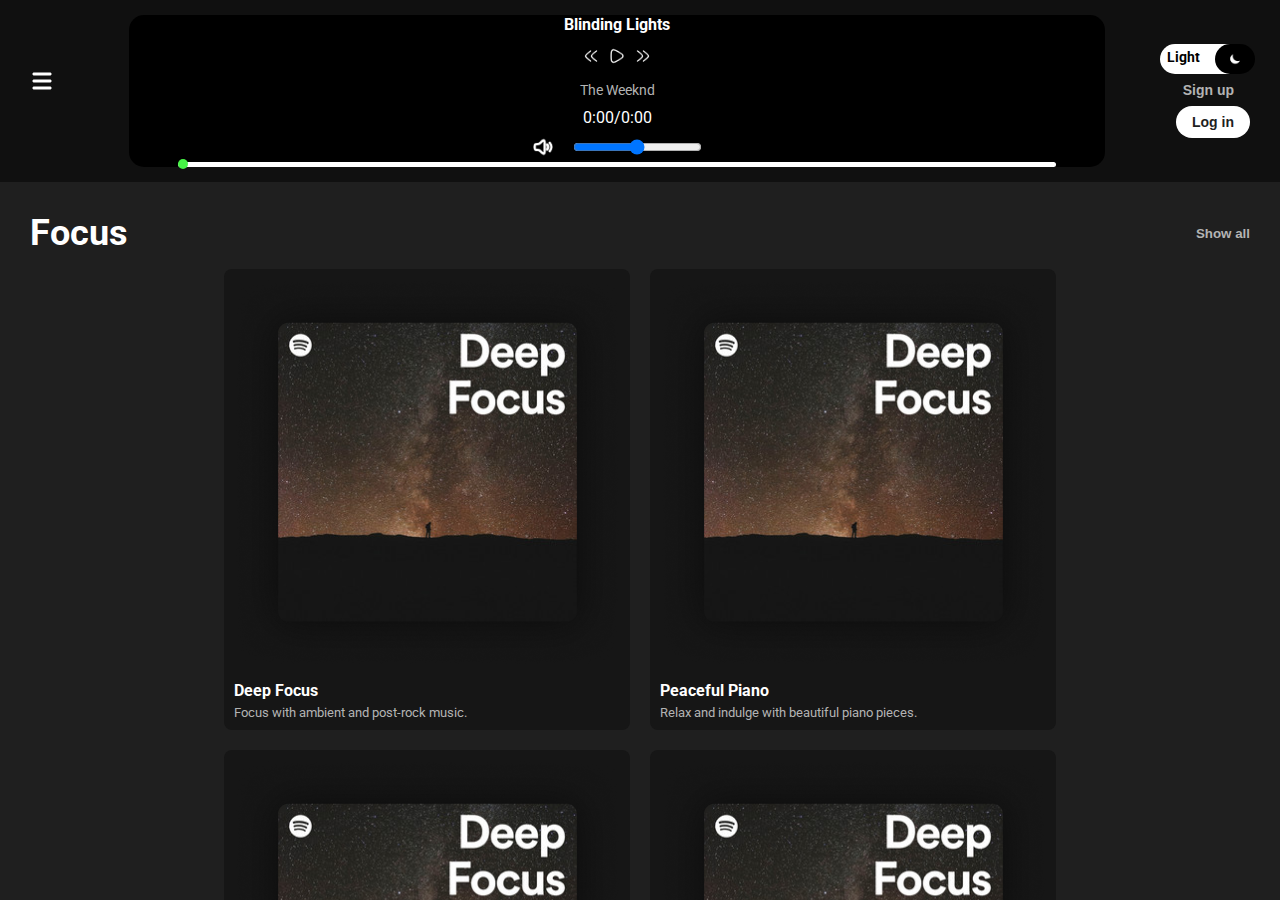
<file: spotify_cool/index.html>
<!DOCTYPE html>
<html lang="en">
  <head>
    <meta charset="UTF-8" />
    <meta name="viewport" content="width=device-width, initial-scale=1.0" />
    <title>Spotify Clone</title>
    <link rel="stylesheet" href="style.css" />
    <link rel="icon" href="Favicon.png" type="image/x-icon"/>
  </head>
  <body>
    <div class="overlay"></div>

    <div class="container">
      <!-- Left Sidebar -->
      <div class="left">
        <div class="logo">
          <img src="logo.png" alt="logo" />
          <img src="close.png" alt="close" class="close">
        </div>
        <div class="options">
          <div class="item">
            <img src="Home.png" alt="Home" />
            <p>Home</p>
          </div>
          <div class="item">
            <img src="search.png" alt="Search" />
            <p>Search</p>
          </div>
          <div class="item library">
            <img src="library.png" alt="Library" />
            <p>Your Library</p>
          </div>
          <div class="item">
            <img src="play.png" alt="Playlist" />
            <p>Add Playlist</p>
          </div>
          <div class="item">
            <img src="like.png" alt="Liked Songs" />
            <p>Liked Songs</p>
          </div>
        </div>

        <!-- Song Playlist Section -->
        <div class="songplaylist">
          <h3>Songs </h3>
          <input type="text" placeholder="Search songs..." class="search-bar" />
          <ol>
            <li>
              <img src="music.png" alt="music"><img src="eq-icon.png" alt="eq-icon" class="eq-icon"style='display: none;'>
              <div class="song-info">
                <div class="songn">Blinding Lights</div>
                <audio src="" class="CurrentSong"></audio>
                <div class="art">The Weekend</div>
              </div>
              <img src="playSong.png" alt="play"class="song-play">
              <img src="heart.png" alt="heart" class="heart">
            </li>
            <li>
              <img src="music.png" alt="music"><img src="eq-icon.png" alt="eq-icon" class="eq-icon"style='display: none;'>
              <div class="song-info">
                <audio src="" class="CurrentSong"></audio>
                <div class="songn">Perfect</div>
                <div class="art">Ed Sheeran</div>
              </div>
              <img src="playSong.png" alt="play"class="song-play">
              <img src="heart.png" alt="heart" class="heart">
            </li>
            <li>
              <img src="music.png" alt="music">

              <img src="eq-icon.png" alt="eq-icon" class="eq-icon"style='display: none;'>
              <div class="song-info">
                <audio src="" class="CurrentSong"></audio>
                <div class="songn">Shape of You</div>
                <div class="art">Ed Sheeran</div>
              </div>
              <img src="playSong.png" alt="play"class="song-play">
              <img src="heart.png" alt="heart" class="heart">
            </li>
            <li>
              <img src="music.png" alt="music">
              <img src="eq-icon.png" alt="eq-icon" class="eq-icon"style='display: none;'>
              <div class="song-info">
                <audio src="" class="CurrentSong"></audio>
                <div class="songn">Peaches</div>
                <div class="art">Justin Bieber</div>
              </div>
              <img src="playSong.png" alt="play" class="song-play">

              
              <img src="heart.png" alt="heart"  class="heart">
            </li>
          </ol>
        </div>

        <!-- Footer -->
        <div class="foot">
          <div class="services">
            <div class="c1">
              <ul>
                <li>Legal</li>
                <li>Privacy Center</li>
                <li>Privacy Policy</li>
              </ul>
              <ul>
                <li>About</li>
                <li>Accessibility</li>
                <li>Ads</li>
              </ul>
            </div>
            <div class="c2">
              <img src="Earth.png" alt="Earth">
              <select name="lang" id="lang">
                <option value="English">English</option>
                <option value="Hindi">Hindi</option>
                <option value="Spanish">Spanish</option>
              </select>
            </div>
          </div>
        </div>
      </div>

      <!-- Right Section -->
      <div class="right">
        <!-- Navigation -->
        <header>
          <nav>
              <img class="hamburger" src="harmburger.png" alt="hamburger">
            <div class="playbar">
              <div class="non_seekbar_things">

                <div class="song-title">Blinding Lights</div>
                <div class="playbuttons">
                  <img src="left-arrow.png" alt="left arrow" id="previous">
                  <img src="playSong.png" alt="play" id="play-button">
                  <img src="right-arrow.png" alt="right arrow" id="next">
                </div>
                <div class="artist">The Weeknd</div>
                <div class="songtime">
                  0:00/0:00
                </div>
                <div class="volume">
                  <img width = "20px" src="volume.png" alt="volume" id="volume">
                  <p id="volumeValue"></p>
                  <input type="range" id="volumeControl">
                </div>
              </div>

              <div class="seekbar">
                <div class="circle">
                  
                </div>
              </div>
            </div>
            <div class="buttons">
              <div class="mode">
                <div class="modeCircle">
                  <img src="moon.png" alt="sun" id="modeCircleimg">
                </div>
                <p id="light">Light</p>
                <p id="dark">Dark</p>
              </div>
              <button class="signup">Sign up</button>
              <button class="login">Log in</button>
            </div>
          </nav>
        </header>

        <!-- Cards Section -->
        <div class="box">
          <div class="CardContainer">
          <div class="head">
              <h2>Focus</h2>
              <button class="show-btn">Show all</button>
            </div>

            <div class="cards">
              <div class="card">
                <img src="deep.png" alt="Deep Focus">
                <div class="content">
                  <h3>Deep Focus</h3>
                  <p>Focus with ambient and post-rock music.</p>
                </div>
              </div>
              <div class="card">
                <img src="deep.png" alt="Peaceful Piano">
                <div class="content">
                  <h3>Peaceful Piano</h3>
                  <p>Relax and indulge with beautiful piano pieces.</p>
                </div>
              </div>
              <div class="card">
                <img src="deep.png" alt="Instrumental Study">
                <div class="content">
                  <h3>Instrumental Study</h3>
                  <p>Focus with soft and slow instrumental tracks.</p>
                </div>
              </div>
              <div class="card">
                <img src="deep.png" alt="Beats to think to">
                <div class="content">
                  <h3>Beats to think to</h3>
                  <p>Chill and study with lo-fi beats and chillhop.</p>
                </div>
              </div>
              <div class="card">
                <img src="deep.png" alt="Coding Mode">
                <div class="content">
                  <h3>Coding Mode</h3>
                  <p>Perfect music to concentrate on coding.</p>
                </div>
              </div>
              <div class="card">
                <img src="deep.png" alt="Coding Mode">
                <div class="content">
                  <h3>Coding Mode</h3>
                  <p>Perfect music to concentrate on coding.</p>
                </div>
              </div>
            </div>
          </div>    
          <!-- ... -->
           <div class="CardContainer">
          <div class="head">
              <h2>Focus</h2>
              <button class="show-btn">Show all</button>
            </div>

            <div class="cards">
              <div class="card">
                <img src="deep.png" alt="Deep Focus">
                <div class="content">
                  <h3>Deep Focus</h3>
                  <p>Focus with ambient and post-rock music.</p>
                </div>
              </div>
              <div class="card">
                <img src="deep.png" alt="Peaceful Piano">
                <div class="content">
                  <h3>Peaceful Piano</h3>
                  <p>Relax and indulge with beautiful piano pieces.</p>
                </div>
              </div>
              <div class="card">
                <img src="deep.png" alt="Instrumental Study">
                <div class="content">
                  <h3>Instrumental Study</h3>
                  <p>Focus with soft and slow instrumental tracks.</p>
                </div>
              </div>
              <div class="card">
                <img src="deep.png" alt="Beats to think to">
                <div class="content">
                  <h3>Beats to think to</h3>
                  <p>Chill and study with lo-fi beats and chillhop.</p>
                </div>
              </div>
              <div class="card">
                <img src="deep.png" alt="Coding Mode">
                <div class="content">
                  <h3>Coding Mode</h3>
                  <p>Perfect music to concentrate on coding.</p>
                </div>
              </div>
              <div class="card">
                <img src="deep.png" alt="Coding Mode">
                <div class="content">
                  <h3>Coding Mode</h3>
                  <p>Perfect music to concentrate on coding.</p>
                </div>
              </div>
            </div>
          </div>
        </div>
      </div>
    </div>
    <script src="script.js"></script>
  </body>
</html>
</file>
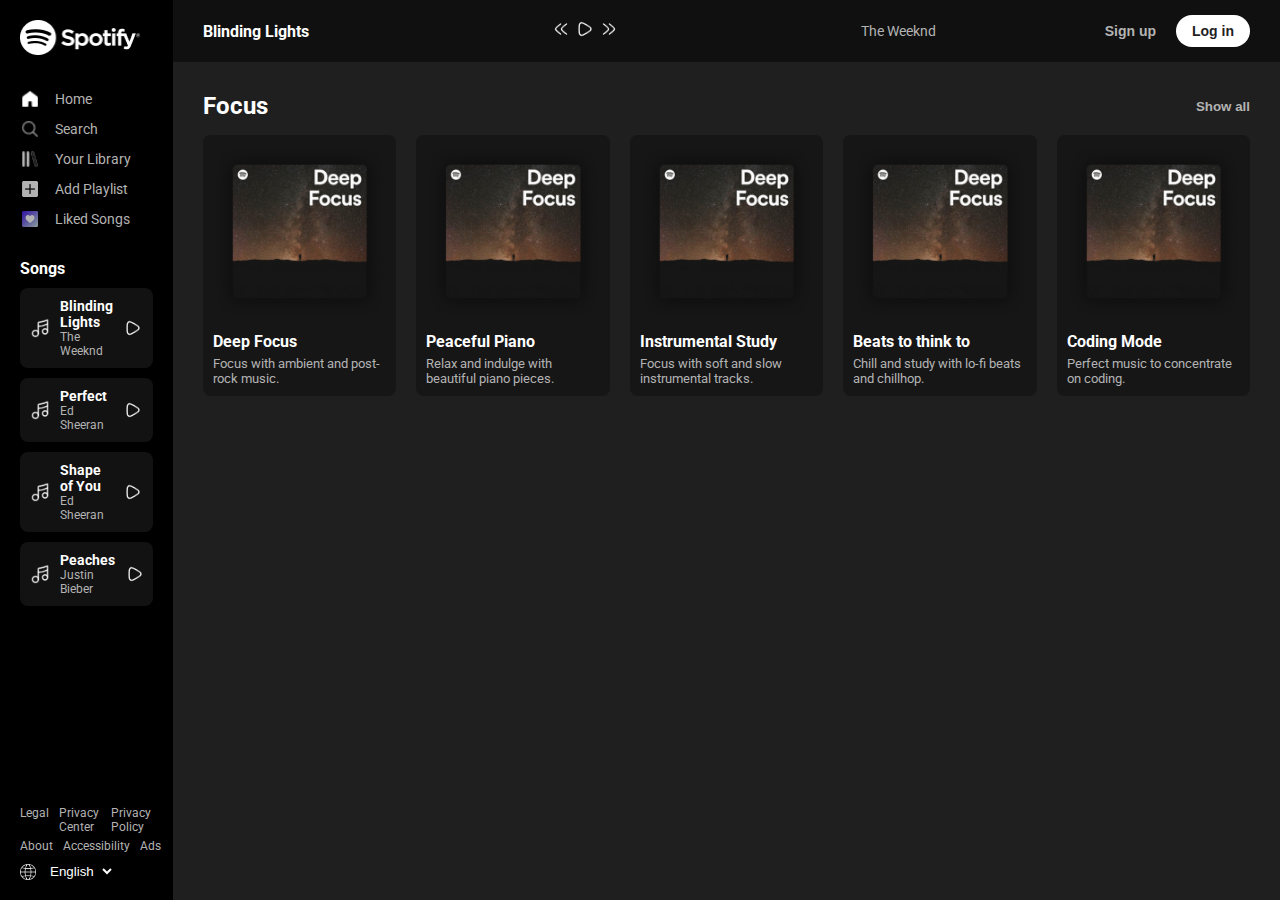
<file: spotify_cool/spotify_cool/index.html>
<!DOCTYPE html>
<html lang="en">
  <head>
    <meta charset="UTF-8" />
    <meta name="viewport" content="width=device-width, initial-scale=1.0" />
    <title>Spotify Clone</title>
    <link rel="stylesheet" href="style.css" />
  </head>
  <body>
    <div class="container">
      <!-- Left Sidebar -->
      <div class="left">
        <div class="logo">
          <img src="logo.png" alt="logo" />
        </div>

        <div class="options">
          <div class="item">
            <img src="Home.png" alt="Home" />
            <p>Home</p>
          </div>
          <div class="item">
            <img src="search.png" alt="Search" />
            <p>Search</p>
          </div>
          <div class="item library">
            <img src="library.png" alt="Library" />
            <p>Your Library</p>
          </div>
          <div class="item">
            <img src="play.png" alt="Playlist" />
            <p>Add Playlist</p>
          </div>
          <div class="item">
            <img src="like.png" alt="Liked Songs" />
            <p>Liked Songs</p>
          </div>
        </div>

        <!-- Song Playlist Section -->
        <div class="songplaylist">
          <h3>Songs</h3>
          <ol>
            <li>
              <img src="music.png" alt="music">
              <div class="song-info">
                <div class="songn">Blinding Lights</div>
                <div class="art">The Weeknd</div>
              </div>
              <img src="playSong.png" alt="play">
            </li>
            <li>
              <img src="music.png" alt="music">
              <div class="song-info">
                <div class="songn">Perfect</div>
                <div class="art">Ed Sheeran</div>
              </div>
              <img src="playSong.png" alt="play">
            </li>
            <li>
              <img src="music.png" alt="music">
              <div class="song-info">
                <div class="songn">Shape of You</div>
                <div class="art">Ed Sheeran</div>
              </div>
              <img src="playSong.png" alt="play">
            </li>
            <li>
              <img src="music.png" alt="music">
              <div class="song-info">
                <div class="songn">Peaches</div>
                <div class="art">Justin Bieber</div>
              </div>
              <img src="playSong.png" alt="play">
            </li>
          </ol>
        </div>

        <!-- Footer -->
        <div class="foot">
          <div class="services">
            <div class="c1">
              <ul>
                <li>Legal</li>
                <li>Privacy Center</li>
                <li>Privacy Policy</li>
              </ul>
              <ul>
                <li>About</li>
                <li>Accessibility</li>
                <li>Ads</li>
              </ul>
            </div>
            <div class="c2">
              <img src="Earth.png" alt="Earth">
              <select name="lang" id="lang">
                <option value="English">English</option>
                <option value="Hindi">Hindi</option>
                <option value="Spanish">Spanish</option>
              </select>
            </div>
          </div>
        </div>
      </div>

      <!-- Right Section -->
      <div class="right">
        <!-- Navigation -->
        <header>
          <nav>
            <div class="playbar">
              <div class="song-title">Blinding Lights</div>
              <div class="playbuttons">
                <img src="left-arrow.png" alt="left arrow">
                <img src="playSong.png" alt="play">
                <img src="right-arrow.png" alt="right arrow">
              </div>
              <div class="artist">The Weeknd</div>
            </div>
            <div class="buttons">
              <button class="signup">Sign up</button>
              <button class="login">Log in</button>
            </div>
          </nav>
        </header>

        <!-- Cards Section -->
        <div class="box">
          <div class="CardContainer">
            <div class="head">
              <h2>Focus</h2>
              <button class="show-btn">Show all</button>
            </div>

            <div class="cards">
              <div class="card">
                <img src="deep.png" alt="Deep Focus">
                <div class="content">
                  <h3>Deep Focus</h3>
                  <p>Focus with ambient and post-rock music.</p>
                </div>
              </div>
              <div class="card">
                <img src="deep.png" alt="Peaceful Piano">
                <div class="content">
                  <h3>Peaceful Piano</h3>
                  <p>Relax and indulge with beautiful piano pieces.</p>
                </div>
              </div>
              <div class="card">
                <img src="deep.png" alt="Instrumental Study">
                <div class="content">
                  <h3>Instrumental Study</h3>
                  <p>Focus with soft and slow instrumental tracks.</p>
                </div>
              </div>
              <div class="card">
                <img src="deep.png" alt="Beats to think to">
                <div class="content">
                  <h3>Beats to think to</h3>
                  <p>Chill and study with lo-fi beats and chillhop.</p>
                </div>
              </div>
              <div class="card">
                <img src="deep.png" alt="Coding Mode">
                <div class="content">
                  <h3>Coding Mode</h3>
                  <p>Perfect music to concentrate on coding.</p>
                </div>
              </div>
            </div>
          </div>
        </div>
      </div>
    </div>
  </body>
</html>
</file>
<file: spotify_cool/style.css>
@import url("https://fonts.googleapis.com/css2?family=Roboto:wght@400;700&display=swap");

:root {
  --background: #000000;
  --primary: #1f1f1f;
  --secondary: #ffffff;
  --primaryText: #ffffff;
  --secondaryText: #b3b3b3;
  --navbar: #101010;
  --card: #161616;
}
.light-theme {
  --primary: #ffffff;
  --secondary: #1f1f1f;
  --primaryText: #000000;
  --secondaryText: #444444;
  --background: #f1f1f1;
  --navbar: #e6e6e6;
  --card: #a0a0a0;
}


* {
  margin: 0;
  padding: 0;
  box-sizing: border-box;
}

body {
  font-family: 'Roboto', sans-serif;
  background-color: var(--primary);
  color: var(--primaryText);
  display: flex;
  justify-content: center;
  align-items: center;
  transition: 0.3s ease-in-out;
}

.container {
  display: flex;
  height: 100vh;
  width: 100vw;
}

.left {
  width: 500px;
  background-color: var(--background);
  display: flex;
  flex-direction: column;
  padding: 20px;
  overflow-y: auto;
  overflow-x: hidden;
  transition: 0.3s ease-in-out;
}
.logo{
  display: flex;
  align-items: center;
  justify-content: space-between;
  /* border: 2px solid red; */
}

.logo img {
  width: 120px;
  margin-bottom: 20px;
}
.logo .close{
  /* height: 18px; */
  /* border: 2px solid red; */
  width: 30px;
  position: relative;
  cursor: pointer;
  display: none;
  /* filter: invert(1); */
}

.options .item {
  display: flex;
  align-items: center;
  gap: 15px;
  color: var(--secondaryText);
  margin: 10px 0;
  cursor: pointer;
  font-size: 14px;
}

.options .item img {
  width: 20px;
  height: 20px;
}

body.light-theme .logo img,body.light-theme .options .item img {
  filter: invert(1);
}
.item:hover {
  color: var(--primaryText);
}

.songplaylist {
  margin-top: 20px;
  display: flex;
  gap: 20px;
  flex-direction: column;
  overflow-x: hidden;
  overflow-y: scroll;
}

.songplaylist::-webkit-scrollbar {
  width: 0;
  height: 0;
}

.songplaylist h3 {
  margin-bottom: 10px;
  font-size: 16px;
}

.songplaylist ol {
  list-style: none;
}

.songplaylist li {
  display: flex;
  align-items: center;
  justify-content: space-between;
  padding: 10px;
  background-color: var(--background);
  border-radius: 8px;
  margin-bottom: 10px;
}

.songplaylist li img {
  width: 20px;
  height: 20px;
  filter: invert(1);
}
.songplaylist li img,
.playbuttons img,
.c2 img {
  width: 20px;
  height: 20px;
  filter: invert(1);
  transition: filter 0.3s ease;
}

body.light-theme .songplaylist li img,
body.light-theme .playbuttons img,
body.light-theme .c2 img {
  filter: invert(0);
}


.song-info {
  flex-grow: 1;
  margin: 0 10px;
}

.songn {
  font-weight: bold;
  font-size: 14px;
}

.art {
  font-size: 12px;
  color: var(--secondaryText);
}

.active-playing {
  background-color: #1db95433;
  border: 1px solid #1db954;
  color: var(--primaryText);
  transition: background-color 0.3s ease;
}
.active-playing {
  background-color: #1db95433;
  border: 1px solid #1db954;
}

body.light-theme .active-playing {
  background-color: #b2f2bb;
  border: 1px solid #1db954;
}

.search-bar {
  display: flex;
  align-items: center;
  background-color: var(--background);
  border-radius: 20px;
  padding: 10px;
  margin-top: 20px;
  color: var(--secondaryText);
}

.foot {
  margin-top: auto;
}

.services {
  font-size: 12px;
  color: var(--secondaryText);
}

.c1 ul {
  display: flex;
  gap: 10px;
  list-style: none;
  padding: 0;
  margin: 5px 0;
}

.c1 ul li:hover {
  color: var(--primaryText);
  cursor: pointer;
}

.c2 {
  display: flex;
  align-items: center;
  gap: 10px;
  margin-top: 10px;
}

.c2 img {
  width: 16px;
  height: 16px;
}

.c2 select {
  background: transparent;
  color: var(--primaryText);
  border: none;
}

.c2 select option {
  background-color: var(--background);
  color: var(--primaryText);
}

.right {
  flex-grow: 1;
  background-color: var(--primary);
  display: flex;
  flex-direction: column;
  overflow-y: auto;
  scroll-behavior: smooth;
}

nav {
  display: flex;
  justify-content: space-between;
  align-items: center;
  padding: 15px 30px;
  background-color: var(--navbar);
}

.hamburger{
  margin-right: 20px;
  margin-bottom: 20px;
  display: none;
}
.playbar {
  display: flex;
  flex-direction: column;
  align-items: center;
  justify-content: space-between;
  gap: 5px;
  background-color: var(--background);
  border-radius: 15px;
  color: var(--primaryText);
  width: 80%;
  /* border: 2px solid red; */
}

.song-title {
  font-weight: bold;
  font-size: 16px;
  width: 20%;
  /* border: 2px solid red; */
}

.playbuttons img {
  /* border: 2px solid red; */
  width: 20px;
  height: 20px;
  cursor: pointer;
  filter: invert(1);
}

.playbuttons img:hover {
  filter: invert(0.8);
  scale: 1.1;
}

.non_seekbar_things {
  display: flex;
  align-items: center;
  justify-content: center;
  gap: 20px;
  width: 100%;
}
.songtime{
  width: 10%;
}
.volume{
  display: flex;
  align-items: center;
  justify-content: center;
  gap: 10px;
  width: 20%;
}
.volume img{
  transition: 0.5s ease;
}

.seekbar {
  width: 90%;
  height: 5px;
  background-color: var(--primaryText);
  border-radius: 10px;
  position: relative;
  transition: 1s ease;
  cursor: pointer;
}

.circle {
  width: 10px;
  height: 10px;
  background-color: rgb(70, 243, 70);
  border-radius: 50%;
  position: absolute;
  top: -3px;
  transition: left 0.9s ease;
  left: 0%;
  cursor: pointer;
  /* transition: 3s ease; */
}

.artist {
  font-size: 14px;
  color: var(--secondaryText);
  width: 20%;
}

.mode, .signup, .login {
  font-size: 14px;
  padding: 8px 16px;
  border-radius: 20px;
  font-weight: bold;
  cursor: pointer;
  border: none;
}

.buttons {
  display: flex;
  align-items: center;
  justify-content: space-between;
  width: 300px;
}

.mode {
  position: relative;
  background-color: white;
  width: 90px;
  height: 30px;
}

.modeCircle {
  display: flex;
  align-items: center;
  justify-content: center;
  position: absolute;
  transition: 0.3s ease-in-out;
  top: 5px;
  left: 65px;
  width: 20px;
  height: 20px;
  background-color: var(--secondaryText);
  border-radius: 50px;
  z-index: 2;
}
.modeCircle img {
  width: 40px;
  height: 30px;
  border-radius:50px;
  object-fit: contain;
  object-position: center;
}
.mode::selection{
  background-color: white;
  color: white;
}

#dark {
  position: relative;
  font-size: 14px;
  left: 30px;
  top: -20px;
  color: white;
}

#light {
  z-index: 1;
  top: -3px;
  color: black;
  position: relative;
  font-size: 14px;
  right: 9px;
}

.signup {
  background: transparent;
  color: var(--secondaryText);
}

.signup:hover {
  color: var(--primaryText);
}

.login {
  background: var(--primaryText);
  color: var(--primary);
}

.login:hover {
  background: var(--secondaryText);
  color: var(--primaryText);
}

.box {
  padding: 30px;
}

.CardContainer {
  margin-bottom: 30px;
}

.card:hover {
  background-color: var(--card);
  transform: scale(1.05);
  transition: transform 0.3s ease, background-color 0.3s ease;
}

.head {
  display: flex;
  justify-content: space-between;
  align-items: center;
  margin-bottom: 15px;
}

.cards {
  display: flex;
  gap: 20px;
  overflow-x: auto;
  padding-bottom: 10px;
}

.cards::-webkit-scrollbar {
  display: none;
}

.card {
  min-width: 180px;
  background-color: var(--card);
  border-radius: 8px;
  padding: 10px;
  color: var(--primaryText);
}

.card img {
  width: 100%;
  border-radius: 5px;
  margin-bottom: 10px;
}

.content h3 {
  font-size: 16px;
  margin-bottom: 5px;
}

.content p {
  font-size: 13px;
  color: var(--secondaryText);
}

.show-btn {
  background-color: transparent;
  border: none;
  color: var(--secondaryText);
  font-weight: bold;
  cursor: pointer;
}

.show-btn:hover {
  color: var(--primaryText);
  text-decoration: underline;
}


body.light-mode {
  background: linear-gradient(to bottom, #ffffff, #f7f7f7);
}
body.dark-mode {
  background: linear-gradient(to bottom, #1f1f1f, #000000);
}

@media (max-width: 1400px) {
  body {
    font-size: 1.5rem;
  }
  .right {
    width: 100vw;
  }
  .left {
    position: absolute;
    left: -130%;
    width: 80vw;
    height: 100vh;
    z-index: 3;
    transition: left 0.3s ease-in-out;
  }
  .overlay {
    position: fixed;
    top: 0;
    left: 0;
    width: 100vw;
    height: 100vh;
    background: rgba(0, 0, 0, 0.5);
    display: none;
    z-index: 2;
  }
  .CardContainer {
    flex-wrap: wrap;
    justify-content: center;
  }
  .cards {
    flex-wrap: wrap;
    justify-content: center;
  }
  .song-title,
  .artist {
    width: auto;
  }
  .songtime {
    font-size: 16px;
    width: auto;
  }
  nav {
    display: flex;
    justify-content: space-between;
    align-items: center;
    width: 100%;
  }
  .buttons {
    display: flex;
    flex-direction: column;
    align-items: flex-end;
    width: auto;
  }
  .non_seekbar_things {
    display: flex;
    flex-direction: column;
    justify-content: center;
    align-items: center;
    gap: 10px;
    width: auto;
    word-break: break-word;
  }
  .hamburger {
    display: block;
  }
  .logo .close {
    justify-self: flex-end;
    display: block;
  }
}

@media (max-width: 992px) {
  .left {
    width: 90vw;
  }
  .playbar {
    width: 95%;
  }
  .non_seekbar_things {
    flex-direction: column;
    gap: 5px;
  }
  .seekbar {
    width: 95%;
  }
}

@media (max-width: 768px) {
  .buttons {
    flex-direction: row;
    justify-content: space-between;
    width: 100%;
  }
  .mode {
    margin-top: 10px;
  }
  .card {
    min-width: 140px;
  }
  .content h3 {
    font-size: 14px;
  }
  .content p {
    font-size: 12px;
  }
}

@media (max-width: 576px) {
  body {
    font-size: 1rem;
  }
  .card {
    min-width: 100px;
  }
  .song-title {
    font-size: 14px;
  }
  .artist {
    font-size: 12px;
  }
  .songtime {
    font-size: 12px;
  }
  .playbuttons img {
    width: 18px;
    height: 18px;
  }
  .seekbar {
    height: 4px;
  }
  .circle {
    width: 8px;
    height: 8px;
    top: -2px;
  }
  .hamburger {
    font-size: 1.2rem;
  }
}
@media(max-width: 416px){
  .playbar{
    height: auto;
    width: auto;
  }
  .non_seekbar_things{
    padding: 10px;
    height: auto;
  }
  .playbuttons{
    display: flex;
  }
  .song-title,.artist{
    word-break: keep-all;
  }
}
</file>
<file: spotify_cool/spotify_cool/style.css>
@import url("https://fonts.googleapis.com/css2?family=Roboto:wght@400;700&display=swap");

:root {
  --primary: #1f1f1f;
  --secondary: #ffffff;
  --primaryText: #ffffff;
  --secondaryText: #b3b3b3;
}

* {
  margin: 0;
  padding: 0;
  box-sizing: border-box;
}

body {
  font-family: 'Roboto', sans-serif;
  background-color: black;
  color: var(--primaryText);
  display: flex;
  justify-content: center;
  align-items: center;
}

.container {
  display: flex;
  height: 100vh;
  width: 100vw;
}

.left {
  width: 300px;
  background-color: black;
  display: flex;
  flex-direction: column;
  padding: 20px;
  overflow-y: auto;
}

.logo img {
  width: 120px;
  margin-bottom: 20px;
}

.options .item {
  display: flex;
  align-items: center;
  gap: 15px;
  color: var(--secondaryText);
  margin: 10px 0;
  cursor: pointer;
  font-size: 14px;
}

.options .item img {
  width: 20px;
  height: 20px;
}

.item:hover {
  color: var(--primaryText);
}


.songplaylist {
  margin-top: 20px;
}

.songplaylist h3 {
  margin-bottom: 10px;
  font-size: 16px;
}

.songplaylist ol {
  list-style: none;
}

.songplaylist li {
  display: flex;
  align-items: center;
  justify-content: space-between;
  padding: 10px;
  background-color: #121212;
  border-radius: 8px;
  margin-bottom: 10px;
}

.songplaylist li img {
  width: 20px;
  height: 20px;
  filter: invert(1);
}

.song-info {
  flex-grow: 1;
  margin: 0 10px;
}

.songn {
  font-weight: bold;
  font-size: 14px;
}

.art {
  font-size: 12px;
  color: var(--secondaryText);
}

.foot {
  margin-top: auto;
}

.services {
  font-size: 12px;
  color: var(--secondaryText);
}

.c1 ul {
  display: flex;
  gap: 10px;
  list-style: none;
  padding: 0;
  margin: 5px 0;
}

.c1 ul li:hover {
  color: var(--primaryText);
  cursor: pointer;
}

.c2 {
  display: flex;
  align-items: center;
  gap: 10px;
  margin-top: 10px;
}

.c2 img {
  width: 16px;
  height: 16px;
  /* filter: invert(1); */
}

.c2 select {
  background: transparent;
  color: var(--primaryText);
  border: none;
}
.c2 select option{
    background-color: #121212;
    color: var(--primaryText);
}

.right {
  flex-grow: 1;
  background-color: var(--primary);
  display: flex;
  flex-direction: column;
}

nav {
  display: flex;
  justify-content: space-between;
  align-items: center;
  padding: 15px 30px;
  background-color: #101010;
}

.playbar {
  display: flex;
  align-items: center;
  justify-content: space-between;
  gap: 20px;
  width: 70%;
}

.song-title {
  font-weight: bold;
  font-size: 16px;
}

.playbuttons img {
  width: 20px;
  height: 20px;
  cursor: pointer;
  filter: invert(1);
  
}
.playbuttons img:hover {
  filter: invert(0.8);
  scale: 1.1;
  /* transition: cubic-bezier(0.075, 0.82, 0.165, 1); */
}
.artist {
  font-size: 14px;
  color: var(--secondaryText);
}

.buttons .signup,
.buttons .login {
  font-size: 14px;
  padding: 8px 16px;
  border-radius: 20px;
  font-weight: bold;
  cursor: pointer;
  border: none;
}

.signup {
  background: transparent;
  color: var(--secondaryText);
}

.signup:hover {
  color: var(--primaryText);
}

.login {
  background: var(--primaryText);
  color: var(--primary);
}

.login:hover {
  background: var(--secondaryText);
  color: var(--primaryText);
}

.box {
  padding: 30px;
  overflow-y: auto;
}

.CardContainer {
  margin-bottom: 30px;
}

.head {
  display: flex;
  justify-content: space-between;
  align-items: center;
  margin-bottom: 15px;
}

.cards {
  display: flex;
  gap: 20px;
  overflow-x: auto;
  padding-bottom: 10px;
}

.cards::-webkit-scrollbar {
  display: none;
}

.card {
  min-width: 180px;
  background-color: #161616;
  border-radius: 8px;
  padding: 10px;
  color: var(--primaryText);
}

.card img {
  width: 100%;
  border-radius: 5px;
  margin-bottom: 10px;
}

.content h3 {
  font-size: 16px;
  margin-bottom: 5px;
}

.content p {
  font-size: 13px;
  color: var(--secondaryText);
}
.show-btn {
  background-color: transparent;
  border: none;
  color: var(--secondaryText);
  font-weight: bold;
  cursor: pointer;
}

.show-btn:hover {
  color: var(--primaryText);
  text-decoration: underline;
}
</file>
